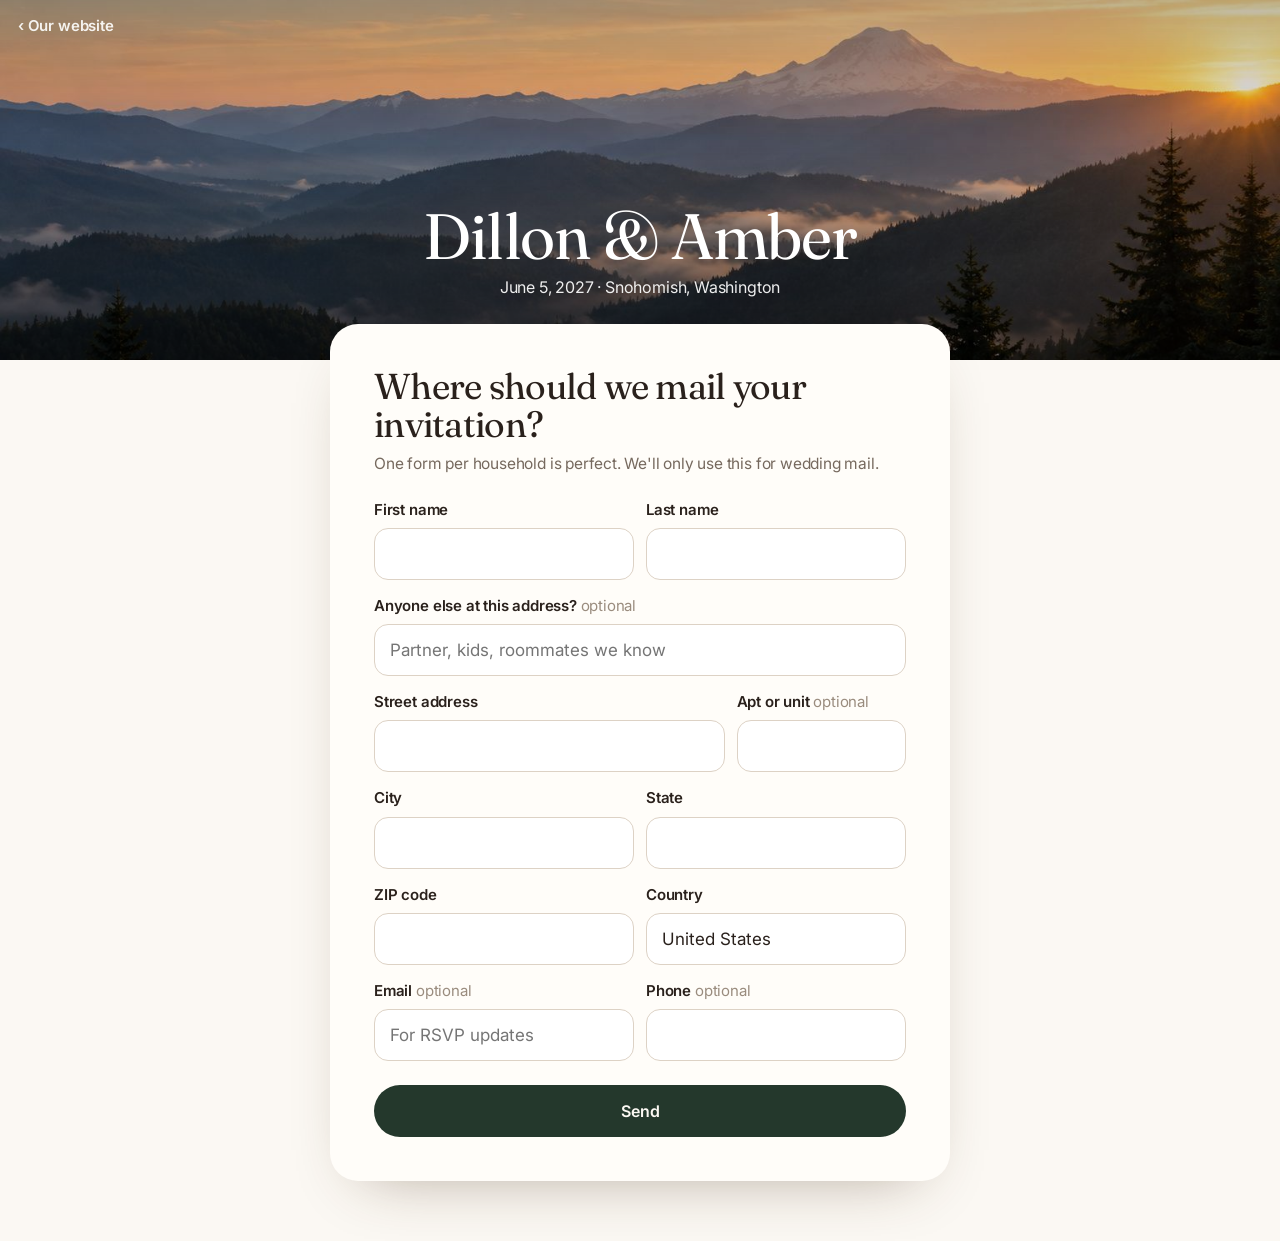
<file: address/index.html>
<!DOCTYPE html>
<html lang="en">
<head>
<meta charset="utf-8">
<meta name="viewport" content="width=device-width, initial-scale=1">
<title>Send us your address · Dillon &amp; Amber</title>
<meta name="robots" content="noindex">
<meta property="og:title" content="Dillon &amp; Amber are getting married!">
<meta property="og:description" content="Send us your mailing address so we can mail your invitation.">
<link rel="preconnect" href="https://fonts.googleapis.com"><link rel="preconnect" href="https://fonts.gstatic.com" crossorigin>
<link href="https://fonts.googleapis.com/css2?family=Fraunces:opsz,wght@9..144,300..500&family=Inter:wght@400;500;600&display=swap" rel="stylesheet">
<link rel="stylesheet" href="../sub.css">
<script src="../config.js"></script>
</head>
<body>
<header class="top">
  <img src="../img/hero.jpg" alt="Mount Rainier above forested foothills">
  <a class="home" href="../">‹ Our website</a>
  <div class="cap"><h1>Dillon &amp; Amber</h1><p>June 5, 2027 · Snohomish, Washington</p></div>
</header>
<main class="box" id="box">
  <form id="f" novalidate>
    <h2>Where should we mail your invitation?</h2>
    <p class="hint">One form per household is perfect. We'll only use this for wedding mail.</p>
    <div class="grid">
      <div class="c3"><label for="first">First name</label><input id="first" autocomplete="given-name" required></div>
      <div class="c3"><label for="last">Last name</label><input id="last" autocomplete="family-name" required></div>
      <div class="c6"><label for="household">Anyone else at this address? <span class="opt">optional</span></label><input id="household" placeholder="Partner, kids, roommates we know" autocomplete="off"></div>
      <div class="c4"><label for="street">Street address</label><input id="street" autocomplete="address-line1" required></div>
      <div class="c2"><label for="apt">Apt or unit <span class="opt">optional</span></label><input id="apt" autocomplete="address-line2"></div>
      <div class="c3"><label for="city">City</label><input id="city" autocomplete="address-level2" required></div>
      <div class="c3"><label for="state">State</label><input id="state" autocomplete="address-level1" required></div>
      <div class="c3"><label for="zip">ZIP code</label><input id="zip" autocomplete="postal-code" inputmode="numeric" required></div>
      <div class="c3"><label for="country">Country</label><input id="country" autocomplete="country-name" value="United States"></div>
      <div class="c3"><label for="email">Email <span class="opt">optional</span></label><input id="email" type="email" autocomplete="email" placeholder="For RSVP updates"></div>
      <div class="c3"><label for="phone">Phone <span class="opt">optional</span></label><input id="phone" type="tel" autocomplete="tel"></div>
      <input class="hp" id="website" tabindex="-1" autocomplete="off" aria-hidden="true">
    </div>
    <p class="err" id="err" role="alert" hidden></p>
    <button class="pill wide" id="go" type="submit">Send</button>
    <p class="demo" id="demo" hidden>Preview mode: nothing is saved until the Sheet is connected.</p>
  </form>
</main>
<script>
(()=>{
  const $=id=>document.getElementById(id);
  const ep=(window.WEDDING||{}).endpoint;
  if(!ep)$('demo').hidden=false;
  // Prefill from the link, e.g. .../address/?name=Pat%20Baker or ?first=Pat&last=Baker
  const q=new URLSearchParams(location.search);
  const name=(q.get('name')||'').trim().split(/\s+/);
  $('first').value=q.get('first')||(name[0]||'');
  $('last').value=q.get('last')||name.slice(1).join(' ');
  const keys=['first','last','household','street','apt','city','state','zip','country','email','phone','website'];
  $('f').addEventListener('submit',async e=>{
    e.preventDefault();
    const d=Object.fromEntries(keys.map(k=>[k,$(k).value.trim()]));
    const err=m=>{$('err').textContent=m;$('err').hidden=false};
    const miss=['first','last','street','city','state','zip'].find(k=>!d[k]);
    if(miss){err('Please fill in your name and full address.');$(miss).focus();return}
    if(d.email&&!/^[^@\s]+@[^@\s]+\.[^@\s]+$/.test(d.email)){err('That email doesn’t look quite right.');return}
    $('err').hidden=true;$('go').disabled=true;$('go').textContent='Sending';
    try{
      let r={ok:true};
      if(ep)r=await fetch(ep,{method:'POST',body:JSON.stringify({action:'address',...d})}).then(x=>x.json());
      else await new Promise(r=>setTimeout(r,600));
      if(!r.ok)throw new Error(r.error||'');
      $('box').innerHTML=`<div class="done"><div class="ck"><svg viewBox="0 0 52 52"><circle cx="26" cy="26" r="24"/><path d="M15 27l7 7 15-16"/></svg></div><h2>Thank you, ${d.first.replace(/[<>&]/g,'')}!</h2><p class="hint">Keep an eye on your mailbox. In the meantime, our website has travel tips and places to stay.</p><a class="pill wide" href="../">Visit our website</a></div>`;
    }catch(x){$('go').disabled=false;$('go').textContent='Send';err(x.message||'Something went wrong. Please try again in a moment.')}
  });
})();
</script>
</body>
</html>
</file>
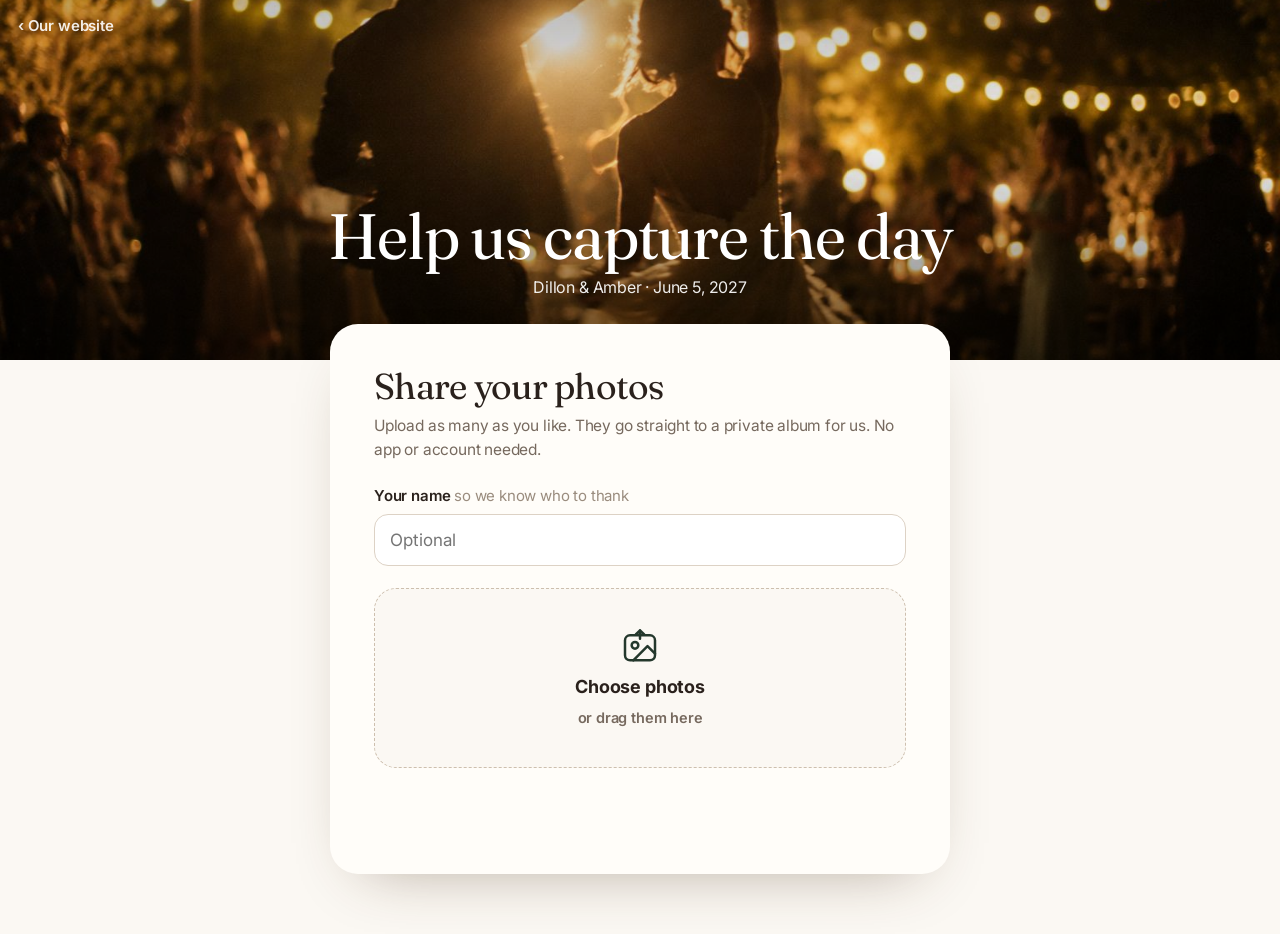
<file: photos/index.html>
<!DOCTYPE html>
<html lang="en">
<head>
<meta charset="utf-8">
<meta name="viewport" content="width=device-width, initial-scale=1">
<title>Share your photos · Dillon &amp; Amber</title>
<meta name="robots" content="noindex">
<meta property="og:title" content="Share your photos with Dillon &amp; Amber">
<meta property="og:description" content="Upload your photos from the wedding, straight from your phone.">
<link rel="preconnect" href="https://fonts.googleapis.com"><link rel="preconnect" href="https://fonts.gstatic.com" crossorigin>
<link href="https://fonts.googleapis.com/css2?family=Fraunces:opsz,wght@9..144,300..500&family=Inter:wght@400;500;600&display=swap" rel="stylesheet">
<link rel="stylesheet" href="../sub.css">
<script src="../config.js"></script>
<style>
.drop{display:grid;place-items:center;gap:6px;margin-top:22px;padding:38px 20px;border:1.5px dashed #cdbfae;border-radius:22px;background:#fbf8f3;text-align:center;cursor:pointer;transition:border-color .3s,background-color .3s}
.drop:hover,.drop.over{border-color:var(--green);background:#f4f6f1}
.drop svg{width:40px;height:40px;fill:none;stroke:var(--green);stroke-width:1.5;stroke-linecap:round;stroke-linejoin:round}
.drop b{font-size:18px}
.drop span{font-size:14.5px;color:var(--soft)}
.drop input{position:absolute;width:1px;height:1px;opacity:0}
.thumbs{display:grid;grid-template-columns:repeat(auto-fill,minmax(96px,1fr));gap:10px;margin-top:20px}
.th{position:relative;aspect-ratio:1;border-radius:14px;overflow:hidden;background:#ece4d9;animation:rise .5s var(--ease) both}
.th img{width:100%;height:100%;object-fit:cover}
.th::after{content:"";position:absolute;inset:0;background:rgba(251,248,243,.55);transition:opacity .4s}
.th.ok::after{opacity:0}
.th i{position:absolute;left:8px;right:8px;bottom:8px;height:4px;border-radius:4px;background:rgba(255,255,255,.7);overflow:hidden;z-index:2;transition:opacity .4s}
.th i b{display:block;height:100%;width:0;background:var(--green);transition:width .5s var(--ease)}
.th.ok i{opacity:0}
.th.ok s{position:absolute;z-index:2;right:7px;top:7px;width:22px;height:22px;border-radius:50%;background:var(--green);display:grid;place-items:center;animation:rise .4s var(--ease) both}
.th.ok s::before{content:"";width:9px;height:5px;border:2px solid #fff;border-top:0;border-right:0;transform:translateY(-1px) rotate(-45deg)}
.th.bad::after{background:rgba(196,41,28,.35)}
.status{margin-top:16px;font-weight:500;color:var(--green);min-height:1.5em}
</style>
</head>
<body>
<header class="top">
  <img src="../img/dance.jpg" alt="A couple dancing under string lights">
  <a class="home" href="../">‹ Our website</a>
  <div class="cap"><h1>Help us capture the day</h1><p>Dillon &amp; Amber · June 5, 2027</p></div>
</header>
<main class="box">
  <h2>Share your photos</h2>
  <p class="hint">Upload as many as you like. They go straight to a private album for us. No app or account needed.</p>
  <div class="grid">
    <div class="c6"><label for="from">Your name <span class="opt">so we know who to thank</span></label><input id="from" autocomplete="name" placeholder="Optional"></div>
  </div>
  <label class="drop" id="drop">
    <svg viewBox="0 0 24 24" aria-hidden="true"><rect x="3" y="5" width="18" height="15" rx="3"/><circle cx="9" cy="11" r="2"/><path d="m21 16-4.5-4.5L8 20"/><path d="M12 2v5M9.5 4.5 12 2l2.5 2.5"/></svg>
    <b>Choose photos</b><span>or drag them here</span>
    <input type="file" id="file" accept="image/*" multiple>
  </label>
  <p class="status" id="status" aria-live="polite"></p>
  <div class="thumbs" id="thumbs"></div>
  <p class="hint" id="album" hidden></p>
  <p class="demo" id="demo" hidden>Preview mode: photos aren't uploaded until the Sheet is connected.</p>
</main>
<script>
(()=>{
  const $=id=>document.getElementById(id);
  const ep=(window.WEDDING||{}).endpoint;
  if(!ep)$('demo').hidden=false;
  else fetch(`${ep}?action=site`).then(r=>r.json()).then(s=>{if(s.album){$('album').innerHTML=`<a href="${s.album.replace(/"/g,'')}" target="_blank" rel="noopener">See everyone’s photos</a>`;$('album').hidden=false}}).catch(()=>{});
  try{$('from').value=localStorage.getItem('photoName')||''}catch(_){}
  $('from').addEventListener('change',e=>{try{localStorage.setItem('photoName',e.target.value.trim())}catch(_){}});
  let total=0,done=0,failed=0;
  const queue=[];let active=0;
  const say=()=>{$('status').textContent=done+failed<total?`Uploading ${done+failed+1} of ${total}…`:`${done} photo${done===1?'':'s'} shared. Thank you!${failed?` ${failed} didn’t upload; try those again.`:''}`};
  // Shrink big phone photos to a sharp 2400px JPEG so uploads are fast on venue Wi-Fi
  const prep=async f=>{
    try{const bmp=await createImageBitmap(f,{imageOrientation:'from-image'});const k=Math.min(1,2400/Math.max(bmp.width,bmp.height));
      const c=document.createElement('canvas');c.width=Math.round(bmp.width*k);c.height=Math.round(bmp.height*k);c.getContext('2d').drawImage(bmp,0,0,c.width,c.height);
      const blob=await new Promise(r=>c.toBlob(r,'image/jpeg',.88));return {blob,type:'image/jpeg',url:URL.createObjectURL(blob)};
    }catch(_){return {blob:f,type:f.type||'image/jpeg',url:''}}
  };
  const b64=blob=>new Promise((res,rej)=>{const r=new FileReader();r.onload=()=>res(String(r.result).split(',')[1]);r.onerror=rej;r.readAsDataURL(blob)});
  const pump=()=>{while(active<2&&queue.length){active++;const job=queue.shift();job().finally(()=>{active--;say();pump()})}};
  const add=files=>{
    [...files].filter(f=>/^image\//.test(f.type)||/\.(heic|heif)$/i.test(f.name)).forEach(f=>{
      total++;const th=document.createElement('div');th.className='th';th.innerHTML='<i><b></b></i><s></s>';$('thumbs').prepend(th);
      queue.push(async()=>{
        const bar=th.querySelector('i b');
        try{const p=await prep(f);if(p.url||/^image\/(jpeg|png|gif|webp)$/.test(f.type)){const img=new Image();img.src=p.url||URL.createObjectURL(f);img.alt='';th.prepend(img)}
          bar.style.width='35%';
          if(p.blob.size>15*1024*1024)throw new Error('too big');
          const data=await b64(p.blob);bar.style.width='60%';
          if(ep){const r=await fetch(ep,{method:'POST',body:JSON.stringify({action:'photo',from:$('from').value.trim(),type:p.type==='image/heif'?'image/heic':p.type,data})}).then(x=>x.json());if(!r.ok)throw new Error(r.error)}
          else await new Promise(r=>setTimeout(r,500+Math.random()*500));
          bar.style.width='100%';th.classList.add('ok');done++;
        }catch(_){th.classList.add('bad');failed++}
      });
    });
    say();pump();
  };
  $('file').addEventListener('change',e=>{add(e.target.files);e.target.value=''});
  const d=$('drop');
  ['dragenter','dragover'].forEach(t=>d.addEventListener(t,e=>{e.preventDefault();d.classList.add('over')}));
  ['dragleave','drop'].forEach(t=>d.addEventListener(t,e=>{e.preventDefault();d.classList.remove('over')}));
  d.addEventListener('drop',e=>add(e.dataTransfer.files));
})();
</script>
</body>
</html>
</file>
<file: sub.css>
/* Shared styles for the small standalone pages (address form, photo upload) */
:root{--ink:#2a211c;--soft:#76695e;--line:#ebe2d6;--paper:#f4eee6;--green:#24382c;--ease:cubic-bezier(.22,.61,.36,1)}
*{box-sizing:border-box;min-width:0}
body{margin:0;background:#fbf8f3;color:var(--ink);font:17px/1.55 Inter,system-ui,-apple-system,sans-serif;-webkit-font-smoothing:antialiased;letter-spacing:-.011em}
h1,h2{font-family:Fraunces,Georgia,serif;font-weight:400;letter-spacing:-.02em;line-height:1.05;margin:0}
p{margin:0}
a{color:#9a6a2e}
.top{position:relative;height:min(42vh,360px);min-height:240px;overflow:hidden;color:#fff;background:#1b1512}
.top img{position:absolute;inset:0;width:100%;height:100%;object-fit:cover;animation:settle 2.4s var(--ease) both}
.top::after{content:"";position:absolute;inset:0;background:linear-gradient(180deg,rgba(0,0,0,.25),rgba(0,0,0,.05) 40%,rgba(0,0,0,.55))}
.top .cap{position:absolute;z-index:2;left:0;right:0;bottom:60px;text-align:center;padding:0 20px}
.top h1{font-size:clamp(38px,7vw,64px)}
.top p{margin-top:6px;opacity:.92;font-size:16px}
.top .home{position:absolute;z-index:3;top:16px;left:18px;color:#fff;text-decoration:none;font:600 15px Inter,sans-serif;opacity:.9}
@keyframes settle{from{transform:scale(1.08)}}
.box{position:relative;max-width:620px;margin:-36px auto 60px;background:#fffdf9;border-radius:28px;padding:clamp(24px,5vw,44px);box-shadow:0 24px 60px -34px rgba(70,45,20,.45);animation:rise .9s .15s var(--ease) both}
@keyframes rise{from{opacity:0;transform:translateY(24px)}}
.box h2{font-size:clamp(28px,4vw,36px)}
.hint{color:var(--soft);font-size:15.5px;margin-top:8px}
label{display:block;font-weight:600;font-size:15px;margin:0 0 7px}
.opt{font-weight:400;color:#9a8c7e}
input,select{width:100%;font:17px Inter,sans-serif;color:var(--ink);background:#fff;border:1px solid #ddd2c5;border-radius:14px;padding:13px 15px;min-height:52px;transition:border-color .3s,box-shadow .3s}
input:focus,select:focus{outline:0;border-color:var(--green);box-shadow:0 0 0 4px rgba(36,56,44,.12)}
.grid{display:grid;grid-template-columns:repeat(6,minmax(0,1fr));gap:14px 12px;margin-top:22px}
.c6{grid-column:span 6}.c4{grid-column:span 4}.c3{grid-column:span 3}.c2{grid-column:span 2}
@media(max-width:560px){.c4,.c3{grid-column:span 6}.c2{grid-column:span 3}}
.pill{display:inline-flex;align-items:center;justify-content:center;gap:8px;min-height:52px;padding:0 26px;border-radius:999px;background:var(--green);color:#fbf8f3;border:0;font:600 16px Inter,sans-serif;text-decoration:none;cursor:pointer;transition:transform .3s var(--ease),opacity .3s}
.pill:active{transform:scale(.97)}
.pill[disabled]{opacity:.55;cursor:default}
.wide{width:100%;margin-top:24px}
.err{color:#c4291c;font-size:15px;margin-top:12px}
.hp{position:absolute;left:-9999px}
.done{text-align:center;animation:rise .8s var(--ease) both}
.ck{width:64px;height:64px;margin:4px auto 16px}
.ck svg{width:100%;height:100%;fill:none;stroke:var(--green);stroke-width:2.5;stroke-linecap:round;stroke-linejoin:round}
.ck circle{stroke-dasharray:151;stroke-dashoffset:151;animation:draw .8s var(--ease) forwards}
.ck path{stroke-dasharray:36;stroke-dashoffset:36;animation:draw .5s .55s var(--ease) forwards}
@keyframes draw{to{stroke-dashoffset:0}}
.demo{font-size:13px;color:#9a8c7e;margin-top:14px;text-align:center}
@media(prefers-reduced-motion:reduce){*{animation:none!important}}
</file>
